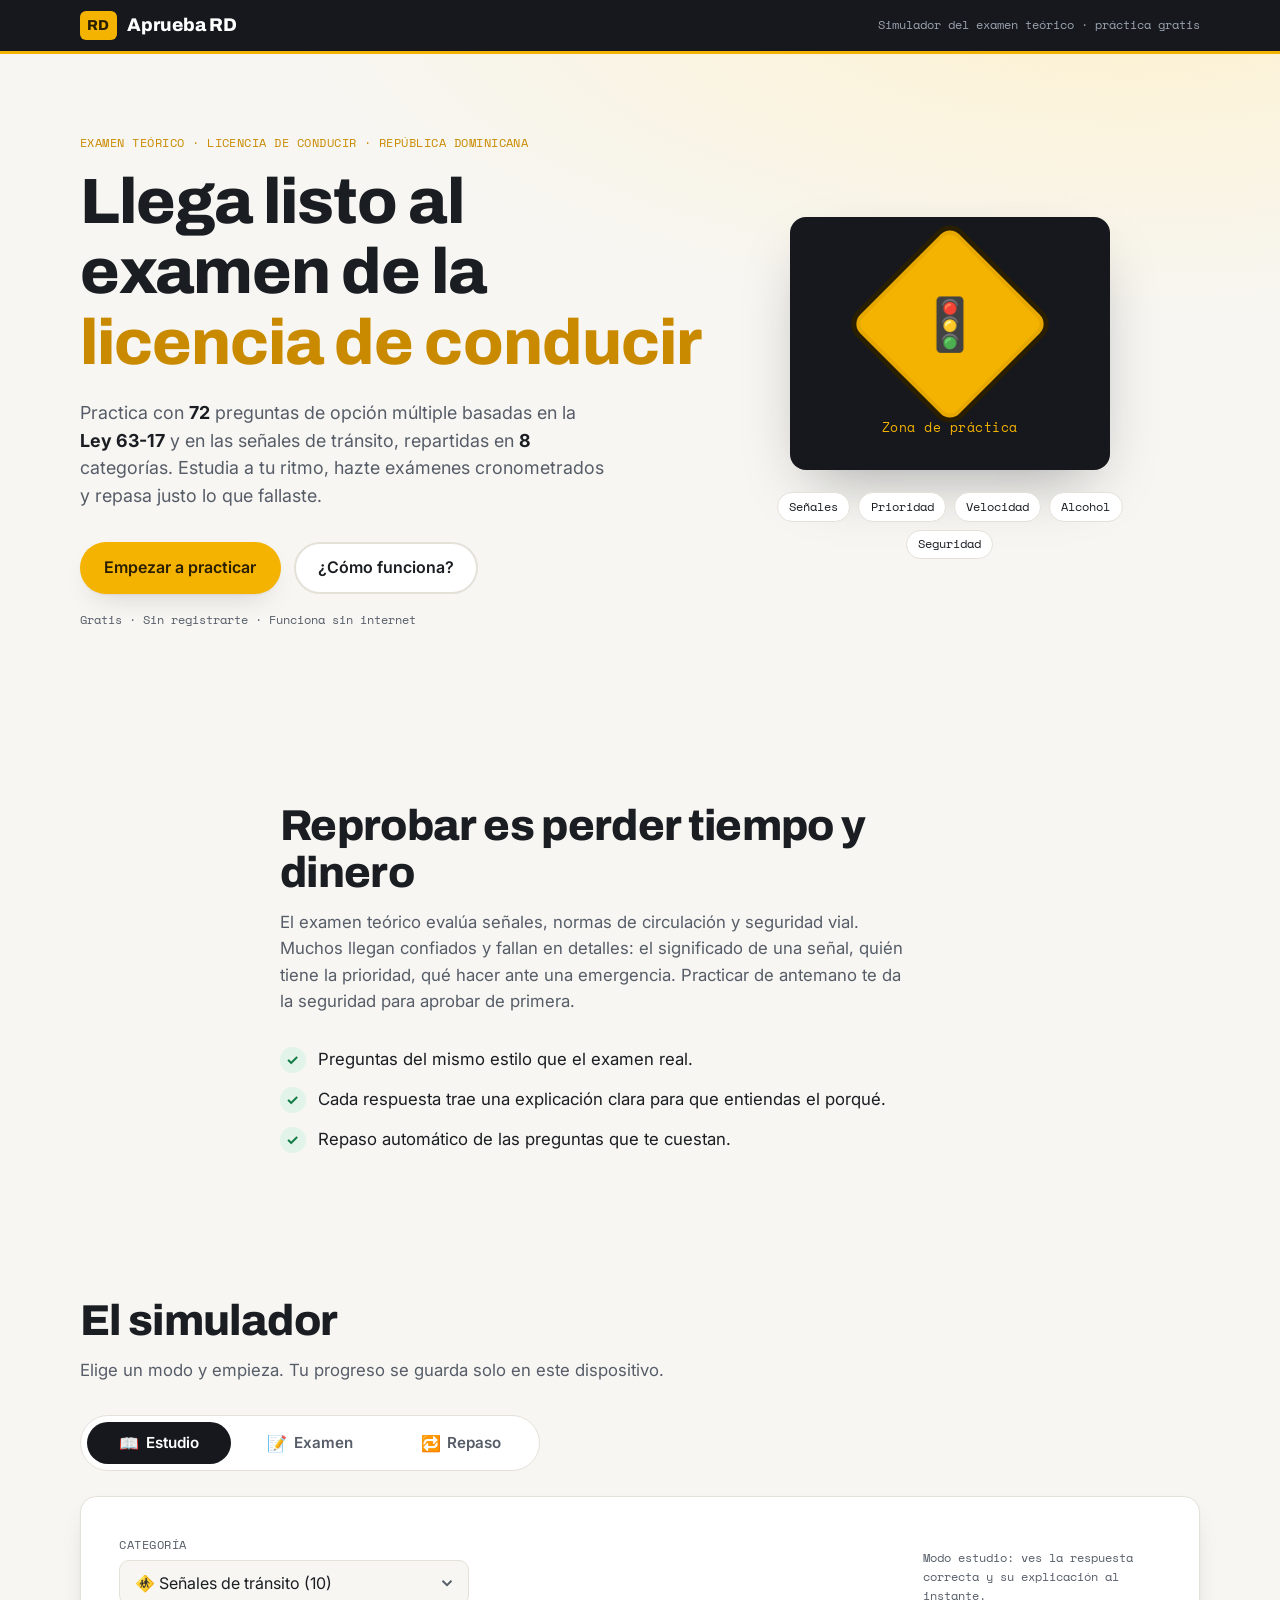
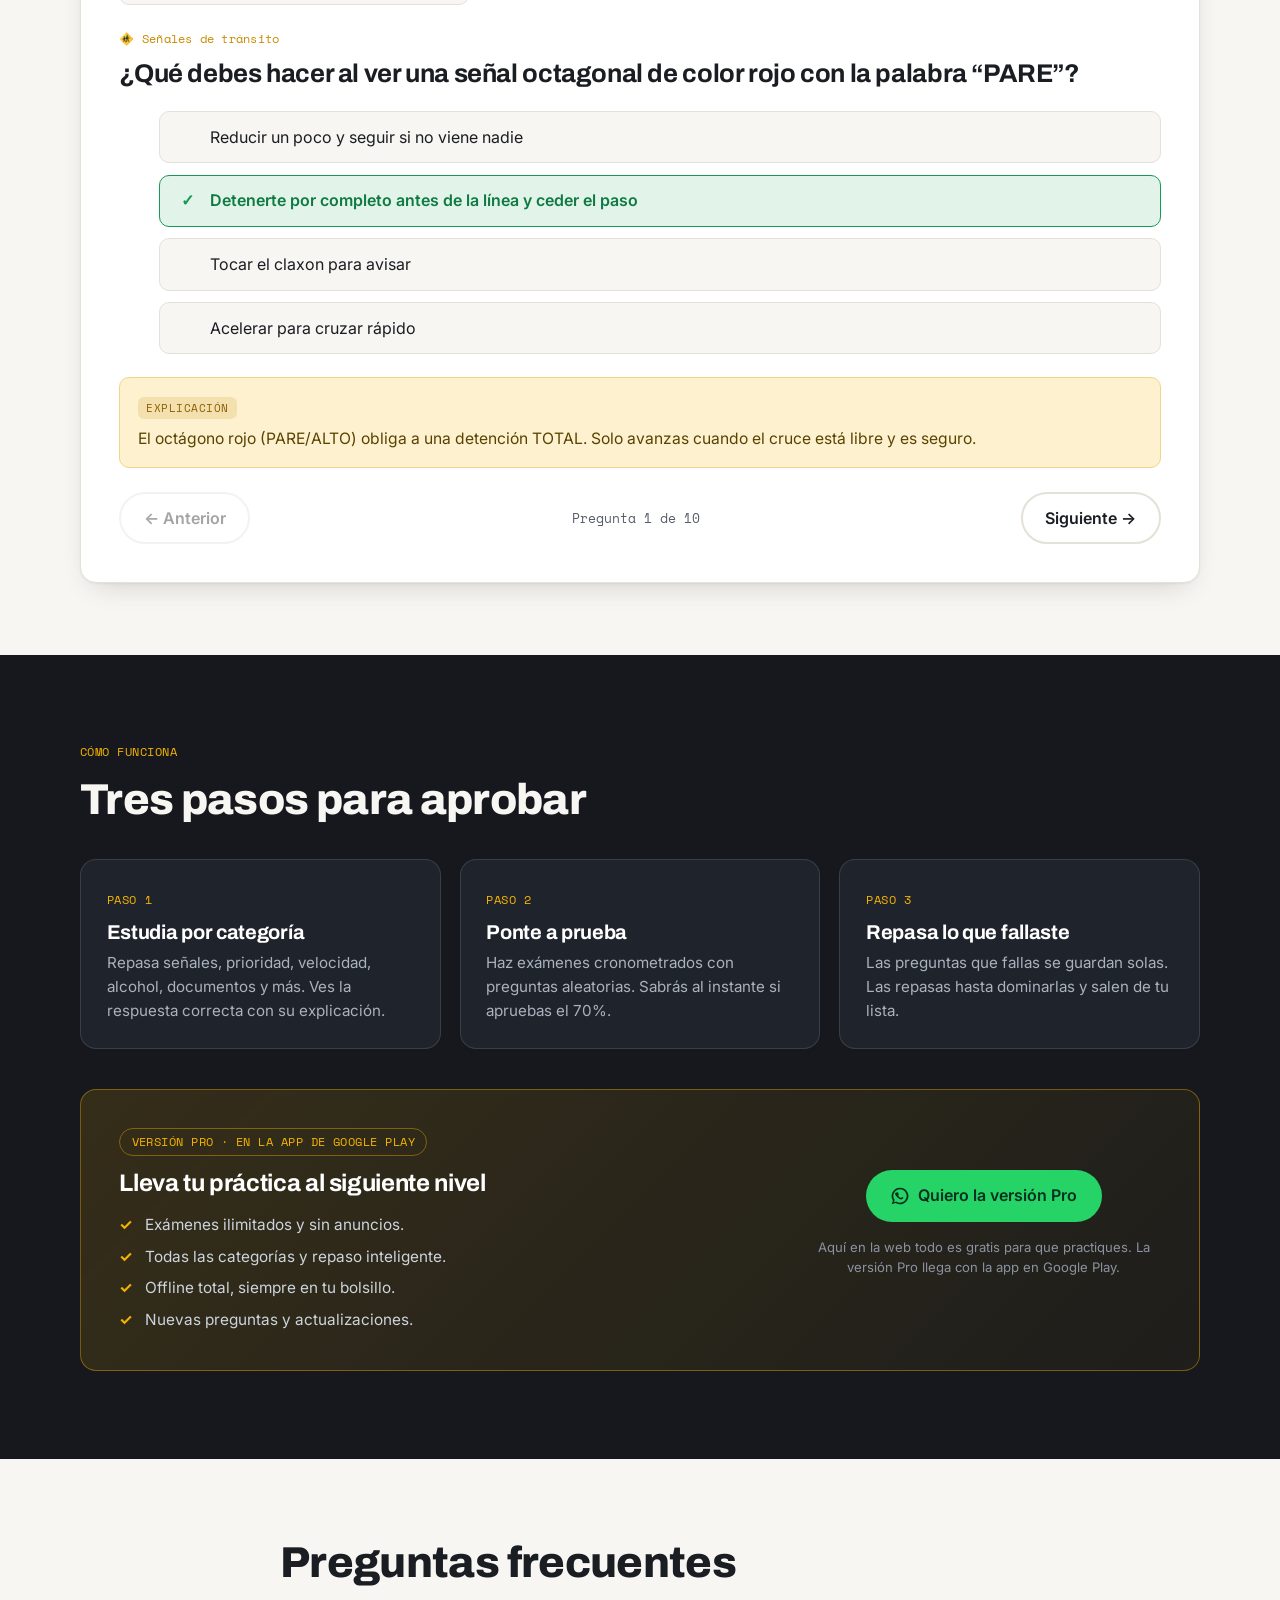
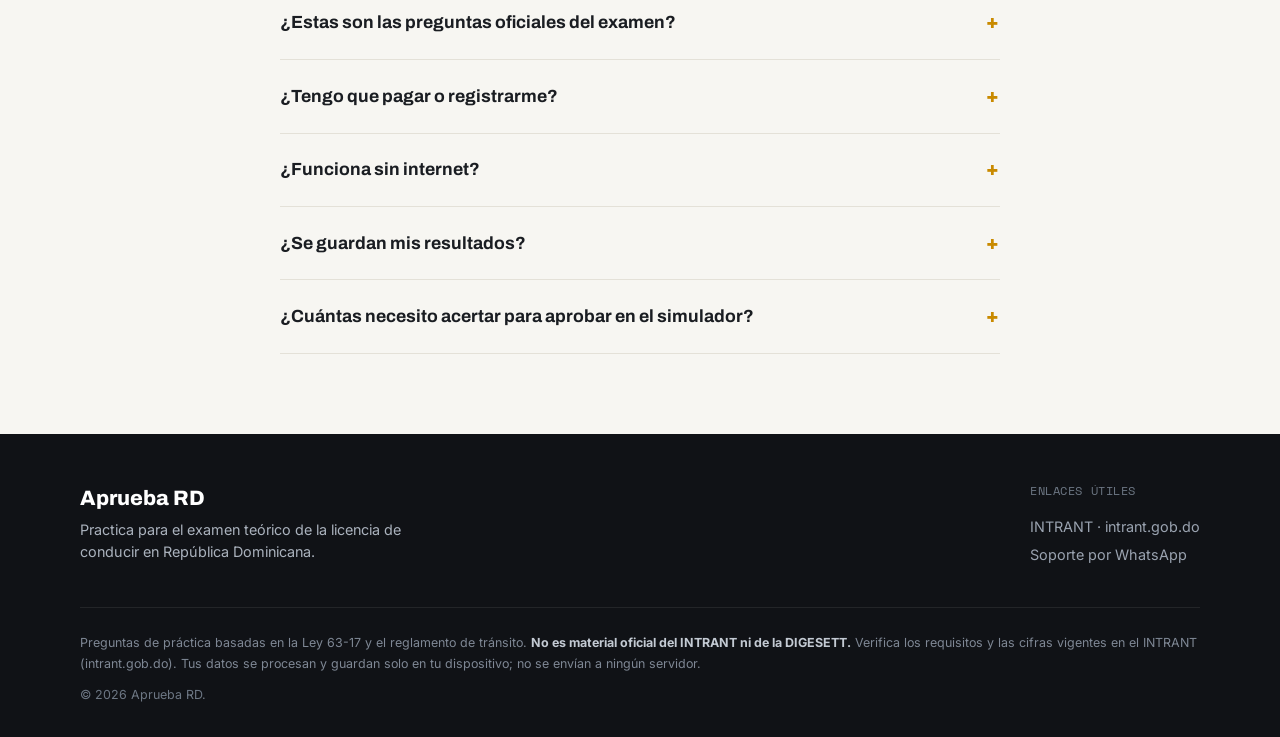
<file: index.html>
<!doctype html>
<html lang="es-DO">
<head>
  <meta charset="utf-8" />
  <meta name="viewport" content="width=device-width, initial-scale=1" />
  <title>Aprueba RD — Simulador del examen teórico de licencia de conducir</title>
  <meta name="description" content="Practica gratis para el examen teórico de licencia de conducir en República Dominicana. Más de 70 preguntas de señales, normas de la Ley 63-17, prioridad, alcohol y seguridad vial. Modo estudio, examen y repaso. Funciona offline." />

  <link rel="icon" type="image/svg+xml" href="favicon.svg" />
  <link rel="manifest" href="manifest.webmanifest" />
  <meta name="theme-color" content="#16181D" />

  <!-- Open Graph -->
  <meta property="og:title" content="Aprueba RD — Practica para el examen de licencia (INTRANT)" />
  <meta property="og:description" content="Simulador gratis con más de 70 preguntas basadas en la Ley 63-17 y las señales de tránsito. Estudia, hazte exámenes y repasa lo que fallaste. Offline y sin registrarte." />
  <meta property="og:type" content="website" />
  <meta property="og:locale" content="es_DO" />
  <meta property="og:url" content="https://apruebard.netlify.app/" />
  <meta property="og:site_name" content="Aprueba RD" />
  <meta property="og:image" content="https://apruebard.netlify.app/og.png" />
  <meta property="og:image:type" content="image/png" />
  <meta property="og:image:width" content="1200" />
  <meta property="og:image:height" content="630" />
  <meta name="twitter:card" content="summary_large_image" />
  <meta name="twitter:image" content="https://apruebard.netlify.app/og.png" />

  <link rel="preconnect" href="https://fonts.googleapis.com" />
  <link rel="preconnect" href="https://fonts.gstatic.com" crossorigin />
  <link href="https://fonts.googleapis.com/css2?family=Archivo:wght@600;700;800&family=Inter:wght@400;500;600&family=Space+Mono:wght@700&display=swap" rel="stylesheet" />
  <link rel="stylesheet" href="styles.css" />
</head>
<body>
  <!-- ============ Barra superior ============ -->
  <div class="topbar" role="region" aria-label="Marca">
    <div class="topbar__inner">
      <span class="brand">
        <span class="brand__mark" aria-hidden="true">RD</span>
        <span class="brand__name">Aprueba RD</span>
      </span>
      <span class="topbar__tag">Simulador del examen teórico · práctica gratis</span>
    </div>
  </div>

  <!-- ============ Hero ============ -->
  <header class="hero" id="inicio">
    <div class="wrap hero__grid">
      <div class="hero__copy">
        <p class="eyebrow">Examen teórico · Licencia de conducir · República Dominicana</p>
        <h1 class="hero__title">
          Llega listo al examen de la
          <span class="hl">licencia de conducir</span>
        </h1>
        <p class="hero__sub">
          Practica con <strong id="stat-total">70</strong> preguntas de opción múltiple
          basadas en la <strong>Ley 63-17</strong> y en las señales de tránsito, repartidas en
          <strong id="stat-cats">8</strong> categorías. Estudia a tu ritmo, hazte exámenes
          cronometrados y repasa justo lo que fallaste.
        </p>
        <div class="hero__cta">
          <a href="#simulador" class="btn btn--primary" data-scroll>Empezar a practicar</a>
          <a href="#como" class="btn btn--ghost" data-scroll>¿Cómo funciona?</a>
        </div>
        <p class="hero__micro">Gratis · Sin registrarte · Funciona sin internet</p>
      </div>

      <!-- Tarjeta señal como ancla visual del hero -->
      <aside class="hero__card" aria-hidden="true">
        <div class="sign">
          <div class="sign__diamond">
            <span class="sign__emoji">🚦</span>
          </div>
          <p class="sign__label">Zona de práctica</p>
        </div>
        <div class="hero__chips">
          <span class="chip">Señales</span>
          <span class="chip">Prioridad</span>
          <span class="chip">Velocidad</span>
          <span class="chip">Alcohol</span>
          <span class="chip">Seguridad</span>
        </div>
      </aside>
    </div>
  </header>

  <main>
  <!-- ============ El problema ============ -->
  <section class="problema" aria-labelledby="prob-title">
    <div class="wrap wrap--narrow">
      <h2 id="prob-title" class="section__title">Reprobar es perder tiempo y dinero</h2>
      <p class="section__lead">
        El examen teórico evalúa señales, normas de circulación y seguridad vial. Muchos llegan
        confiados y fallan en detalles: el significado de una señal, quién tiene la prioridad,
        qué hacer ante una emergencia. Practicar de antemano te da la seguridad para aprobar de primera.
      </p>
      <ul class="bullets">
        <li><span class="bullets__mark">✓</span> Preguntas del mismo estilo que el examen real.</li>
        <li><span class="bullets__mark">✓</span> Cada respuesta trae una explicación clara para que entiendas el porqué.</li>
        <li><span class="bullets__mark">✓</span> Repaso automático de las preguntas que te cuestan.</li>
      </ul>
    </div>
  </section>

  <!-- ============ LA HERRAMIENTA ============ -->
  <section class="tool" id="simulador" aria-labelledby="tool-title">
    <div class="wrap">
      <h2 id="tool-title" class="section__title">El simulador</h2>
      <p class="section__lead">Elige un modo y empieza. Tu progreso se guarda solo en este dispositivo.</p>

      <!-- Pestañas -->
      <div class="tabs" role="tablist" aria-label="Modos del simulador">
        <button class="tab is-active" role="tab" aria-selected="true" data-tab="estudio">
          <span class="tab__emoji" aria-hidden="true">📖</span> Estudio
        </button>
        <button class="tab" role="tab" aria-selected="false" data-tab="examen">
          <span class="tab__emoji" aria-hidden="true">📝</span> Examen
        </button>
        <button class="tab" role="tab" aria-selected="false" data-tab="repaso">
          <span class="tab__emoji" aria-hidden="true">🔁</span> Repaso
        </button>
      </div>

      <!-- Panel: ESTUDIO -->
      <div class="panel" id="panel-estudio" role="tabpanel">
        <div class="panel__head">
          <div class="field">
            <label for="estudio-categoria">Categoría</label>
            <select id="estudio-categoria"></select>
          </div>
          <p class="panel__hint">Modo estudio: ves la respuesta correcta y su explicación al instante.</p>
        </div>
        <div id="estudio-slot" aria-live="polite"></div>
        <div class="nav">
          <button type="button" class="btn btn--ghost" id="estudio-prev">← Anterior</button>
          <span class="nav__pos" id="estudio-pos">—</span>
          <button type="button" class="btn btn--ghost" id="estudio-next">Siguiente →</button>
        </div>
      </div>

      <!-- Panel: EXAMEN -->
      <div class="panel" id="panel-examen" role="tabpanel" hidden>
        <!-- Config -->
        <div class="examen-config" id="examen-config">
          <h3 class="examen-config__h">Configura tu examen</h3>
          <div class="field">
            <label for="examen-cantidad">¿Cuántas preguntas?</label>
            <select id="examen-cantidad">
              <option value="10">10 preguntas · rápido</option>
              <option value="20" selected>20 preguntas · recomendado</option>
              <option value="30">30 preguntas · a fondo</option>
            </select>
          </div>
          <ul class="examen-config__reglas">
            <li>Preguntas aleatorias de todas las categorías.</li>
            <li>Se aprueba con <strong>70%</strong> o más.</li>
            <li>Tienes tiempo limitado (45 s por pregunta).</li>
            <li>Al terminar, repasas las que fallaste.</li>
          </ul>
          <p class="examen-config__mejor" id="examen-mejor">Aún no has hecho tu primer examen.</p>
          <button type="button" class="btn btn--primary" id="examen-start">Comenzar examen</button>

          <!-- Slot de anuncio (se activa en la app de Google Play con AdMob).
               En la web queda comentado para no romper la experiencia. -->
          <!-- <div class="ad-slot" aria-hidden="true">Espacio publicitario (AdMob en la app)</div> -->
        </div>

        <!-- En curso -->
        <div class="examen-stage" id="examen-stage" hidden>
          <div class="examen-bar">
            <div class="progress">
              <div class="progress__bar"><span id="examen-prog-fill"></span></div>
              <span class="progress__text" id="examen-prog-text">Pregunta 1</span>
            </div>
            <span class="timer" id="examen-timer" aria-label="Tiempo restante">0:00</span>
          </div>
          <div id="examen-slot" aria-live="polite"></div>
          <div class="examen-actions">
            <button type="button" class="btn btn--link" id="examen-abandonar">Abandonar</button>
            <button type="button" class="btn btn--primary" id="examen-next" hidden>Siguiente pregunta</button>
          </div>
        </div>

        <!-- Resultado -->
        <div class="examen-resultado" id="examen-resultado" hidden aria-live="polite"></div>
      </div>

      <!-- Panel: REPASO -->
      <div class="panel" id="panel-repaso" role="tabpanel" hidden>
        <div id="repaso-body" aria-live="polite"></div>
      </div>
    </div>
  </section>

  <!-- ============ Cómo funciona / cómo gana dinero ============ -->
  <section class="como" id="como" aria-labelledby="como-title">
    <div class="wrap">
      <p class="eyebrow eyebrow--light">Cómo funciona</p>
      <h2 id="como-title" class="section__title section__title--light">Tres pasos para aprobar</h2>
      <div class="steps">
        <article class="step">
          <span class="step__n">Paso 1</span>
          <h3>Estudia por categoría</h3>
          <p>Repasa señales, prioridad, velocidad, alcohol, documentos y más. Ves la respuesta correcta con su explicación.</p>
        </article>
        <article class="step">
          <span class="step__n">Paso 2</span>
          <h3>Ponte a prueba</h3>
          <p>Haz exámenes cronometrados con preguntas aleatorias. Sabrás al instante si apruebas el 70%.</p>
        </article>
        <article class="step">
          <span class="step__n">Paso 3</span>
          <h3>Repasa lo que fallaste</h3>
          <p>Las preguntas que fallas se guardan solas. Las repasas hasta dominarlas y salen de tu lista.</p>
        </article>
      </div>

      <!-- Tarjeta Pro (monetización) -->
      <div class="pro">
        <div class="pro__copy">
          <span class="pro__badge">Versión Pro · en la app de Google Play</span>
          <h3 class="pro__h">Lleva tu práctica al siguiente nivel</h3>
          <ul class="pro__list">
            <li>Exámenes ilimitados y sin anuncios.</li>
            <li>Todas las categorías y repaso inteligente.</li>
            <li>Offline total, siempre en tu bolsillo.</li>
            <li>Nuevas preguntas y actualizaciones.</li>
          </ul>
        </div>
        <div class="pro__cta">
          <a class="btn btn--wa"
             href="https://wa.me/18294418256?text=Hola%2C%20quiero%20la%20versi%C3%B3n%20Pro%20de%20Aprueba%20RD%20(ex%C3%A1menes%20ilimitados%20y%20sin%20anuncios).%20%C2%BFC%C3%B3mo%20la%20consigo%3F"
             target="_blank" rel="noopener">Quiero la versión Pro</a>
          <p class="pro__note">Aquí en la web todo es gratis para que practiques. La versión Pro llega con la app en Google Play.</p>
        </div>
      </div>
    </div>
  </section>

  <!-- ============ FAQ ============ -->
  <section class="faq" id="faq" aria-labelledby="faq-title">
    <div class="wrap wrap--narrow">
      <h2 id="faq-title" class="section__title">Preguntas frecuentes</h2>

      <details class="qa">
        <summary>¿Estas son las preguntas oficiales del examen?</summary>
        <p>No. Son preguntas de <strong>práctica</strong> basadas en la Ley 63-17 y en el significado universal de las señales de tránsito. No son material oficial del INTRANT ni de la DIGESETT. Te preparan para el estilo del examen, pero siempre confirma los requisitos y cifras vigentes en el INTRANT.</p>
      </details>

      <details class="qa">
        <summary>¿Tengo que pagar o registrarme?</summary>
        <p>No. Aquí en la web puedes estudiar y hacer exámenes gratis, sin crear cuenta ni dar datos. La versión Pro (exámenes ilimitados, sin anuncios) llegará con la app en Google Play.</p>
      </details>

      <details class="qa">
        <summary>¿Funciona sin internet?</summary>
        <p>Sí. Una vez que abres la página, se guarda en tu dispositivo y puedes practicar sin conexión. Además puedes “instalarla” como app desde el menú de tu navegador.</p>
      </details>

      <details class="qa">
        <summary>¿Se guardan mis resultados?</summary>
        <p>Tu progreso (mejor puntaje y preguntas falladas) se guarda solo en tu navegador, en este dispositivo. No se envía a ningún servidor y nadie más lo ve.</p>
      </details>

      <details class="qa">
        <summary>¿Cuántas necesito acertar para aprobar en el simulador?</summary>
        <p>En el modo examen se aprueba con <strong>70%</strong> o más de respuestas correctas, un umbral común de referencia. Verifica el criterio real de aprobación con el INTRANT.</p>
      </details>
    </div>
  </section>
  </main>

  <!-- ============ Footer ============ -->
  <footer class="foot">
    <div class="wrap foot__grid">
      <div>
        <p class="foot__brand">Aprueba RD</p>
        <p class="foot__tag">Practica para el examen teórico de la licencia de conducir en República Dominicana.</p>
      </div>
      <div class="foot__links">
        <p class="foot__h">Enlaces útiles</p>
        <a href="https://www.intrant.gob.do/" target="_blank" rel="noopener">INTRANT · intrant.gob.do</a>
        <a href="https://wa.me/18294418256?text=Hola%2C%20tengo%20una%20duda%20sobre%20Aprueba%20RD" target="_blank" rel="noopener">Soporte por WhatsApp</a>
      </div>
    </div>
    <p class="foot__legal">
      Preguntas de práctica basadas en la Ley 63-17 y el reglamento de tránsito. <strong>No es material oficial
      del INTRANT ni de la DIGESETT.</strong> Verifica los requisitos y las cifras vigentes en el INTRANT
      (intrant.gob.do). Tus datos se procesan y guardan solo en tu dispositivo; no se envían a ningún servidor.
      <span class="foot__copy">© <span id="anio">2026</span> Aprueba RD.</span>
    </p>
  </footer>

  <a class="wa-float"
     href="https://wa.me/18294418256?text=Hola%2C%20quiero%20saber%20m%C3%A1s%20de%20Aprueba%20RD"
     target="_blank" rel="noopener" aria-label="Escríbeme por WhatsApp">WhatsApp</a>

  <script src="app.js" defer></script>
</body>
</html>
</file>
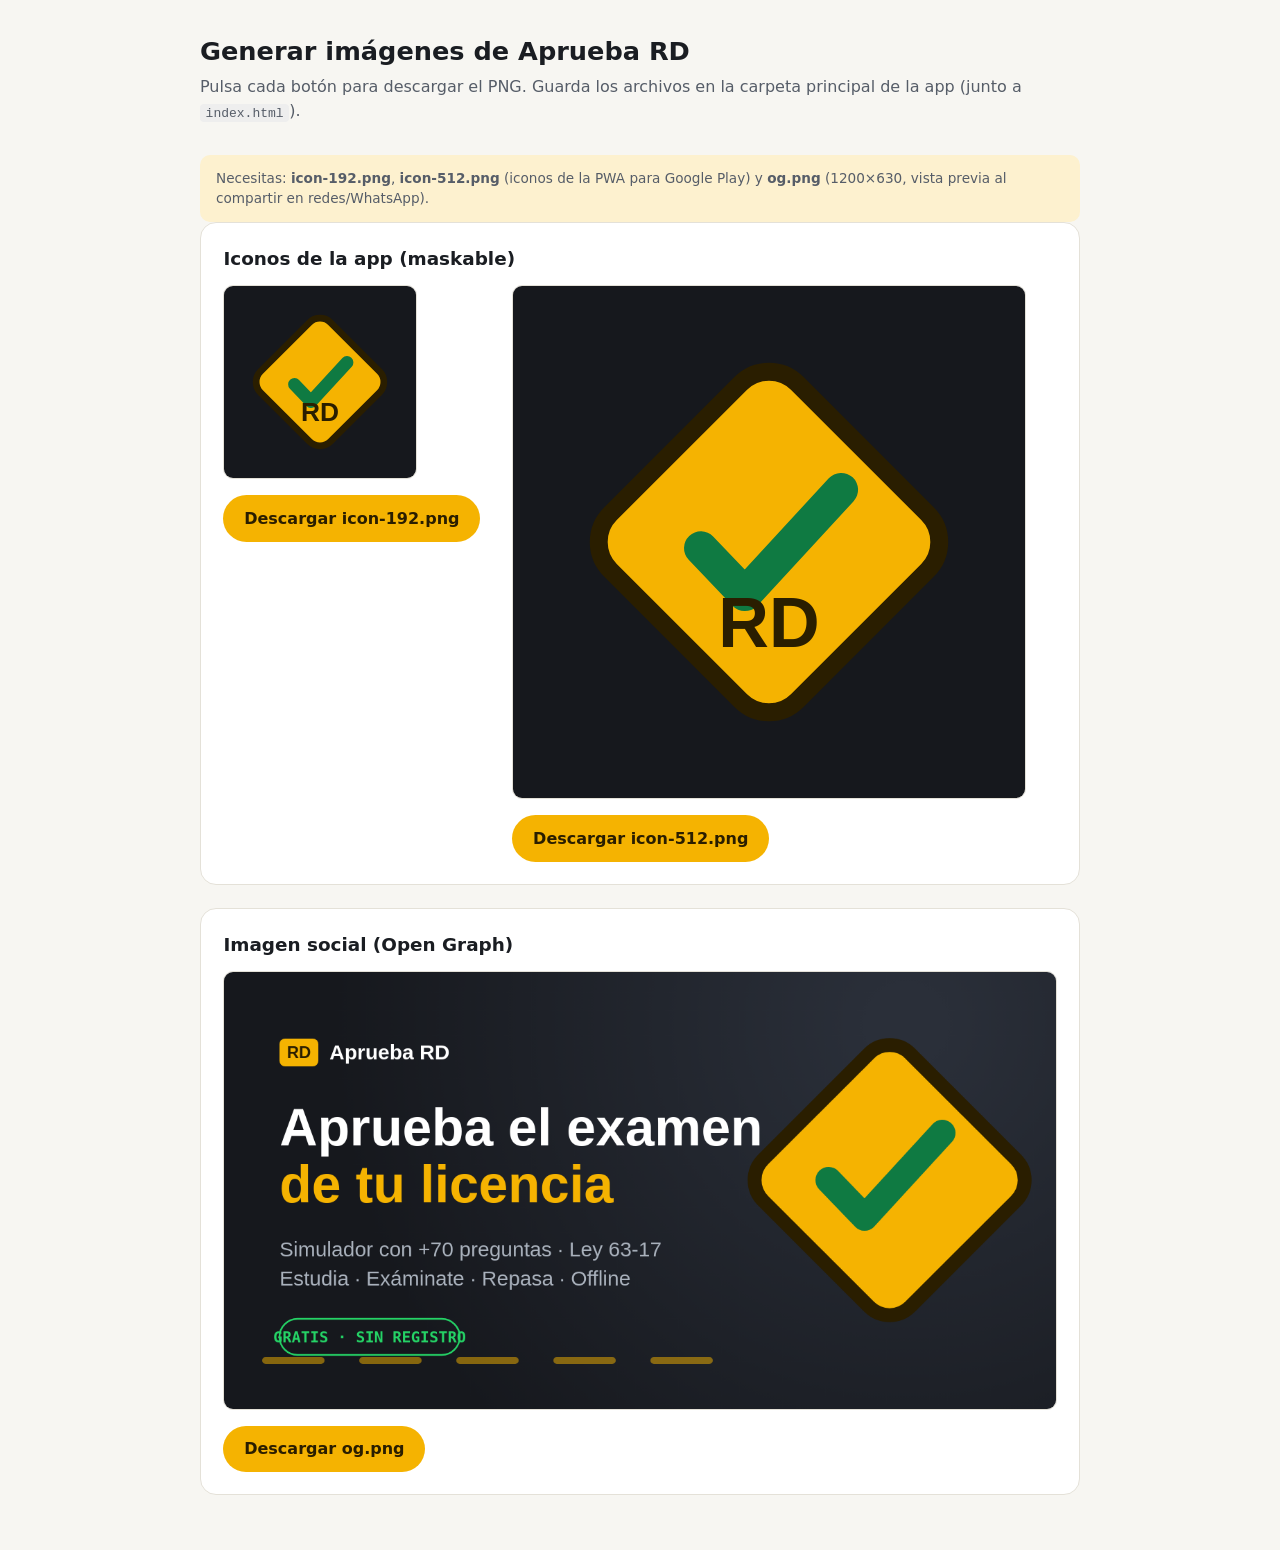
<file: assets/generar-imagenes.html>
<!doctype html>
<html lang="es-DO">
<head>
  <meta charset="utf-8" />
  <meta name="viewport" content="width=device-width, initial-scale=1" />
  <title>Aprueba RD — Generar imágenes (iconos + OG)</title>
  <style>
    :root {
      --asphalt: #16181D; --signal: #F5B301; --green: #0F7A42; --paper: #F7F6F2; --ink: #1A1D22;
    }
    * { box-sizing: border-box; }
    body {
      margin: 0; font-family: system-ui, -apple-system, "Segoe UI", sans-serif;
      background: var(--paper); color: var(--ink); line-height: 1.5; padding: 2rem 1rem;
    }
    .wrap { max-width: 880px; margin: 0 auto; }
    h1 { font-size: 1.6rem; margin: 0 0 .3rem; }
    p.lead { color: #565d68; margin: 0 0 2rem; }
    .card {
      background: #fff; border: 1.5px solid #e4e1d8; border-radius: 16px;
      padding: 1.4rem; margin-bottom: 1.4rem;
    }
    .card h2 { font-size: 1.15rem; margin: 0 0 .8rem; }
    canvas {
      max-width: 100%; height: auto; border: 1px solid #e4e1d8; border-radius: 10px;
      background: #fff; display: block; margin-bottom: 1rem;
    }
    button {
      font: inherit; font-weight: 600; background: var(--signal); color: #2a1e00;
      border: none; border-radius: 999px; padding: .7rem 1.3rem; cursor: pointer;
    }
    button:hover { background: #C98A00; color: #fff; }
    .row { display: flex; flex-wrap: wrap; gap: 2rem; align-items: flex-start; }
    .hint { font-size: .85rem; color: #565d68; background: #fdf1cf; border-radius: 10px; padding: .8rem 1rem; }
    code { background: #eee; padding: .1rem .35rem; border-radius: 4px; }
  </style>
</head>
<body>
  <div class="wrap">
    <h1>Generar imágenes de Aprueba RD</h1>
    <p class="lead">Pulsa cada botón para descargar el PNG. Guarda los archivos en la carpeta principal de la app (junto a <code>index.html</code>).</p>

    <div class="hint">
      Necesitas: <strong>icon-192.png</strong>, <strong>icon-512.png</strong> (iconos de la PWA para Google Play)
      y <strong>og.png</strong> (1200×630, vista previa al compartir en redes/WhatsApp).
    </div>

    <div class="card">
      <h2>Iconos de la app (maskable)</h2>
      <div class="row">
        <div>
          <canvas id="c192" width="192" height="192"></canvas>
          <button data-canvas="c192" data-name="icon-192.png">Descargar icon-192.png</button>
        </div>
        <div>
          <canvas id="c512" width="512" height="512"></canvas>
          <button data-canvas="c512" data-name="icon-512.png">Descargar icon-512.png</button>
        </div>
      </div>
    </div>

    <div class="card">
      <h2>Imagen social (Open Graph)</h2>
      <canvas id="cog" width="1200" height="630"></canvas>
      <button data-canvas="cog" data-name="og.png">Descargar og.png</button>
    </div>
  </div>

  <script>
    "use strict";

    /* ---- Dibuja el icono (rombo ámbar + check verde + RD) ---- */
    function dibujarIcono(ctx, S) {
      // Fondo asfalto (a sangre, apto para maskable)
      ctx.fillStyle = "#16181D";
      ctx.fillRect(0, 0, S, S);

      const cx = S / 2, cy = S / 2;

      // Rombo ámbar (cuadrado rotado 45°) dentro de la zona segura
      const half = S * 0.258;      // media diagonal
      const r = S * 0.078;         // radio de esquina aproximado
      ctx.save();
      ctx.translate(cx, cy);
      ctx.rotate(Math.PI / 4);
      roundRect(ctx, -half, -half, half * 2, half * 2, r);
      ctx.fillStyle = "#F5B301";
      ctx.fill();
      ctx.lineWidth = S * 0.035;
      ctx.strokeStyle = "#2a1e00";
      ctx.stroke();
      ctx.restore();

      // Check verde (aprobado)
      ctx.beginPath();
      ctx.moveTo(S * 0.367, S * 0.512);
      ctx.lineTo(S * 0.453, S * 0.602);
      ctx.lineTo(S * 0.641, S * 0.398);
      ctx.lineWidth = S * 0.066;
      ctx.strokeStyle = "#0F7A42";
      ctx.lineCap = "round";
      ctx.lineJoin = "round";
      ctx.stroke();

      // Iniciales RD
      ctx.fillStyle = "#2a1e00";
      ctx.font = "800 " + (S * 0.137) + "px Archivo, Arial, sans-serif";
      ctx.textAlign = "center";
      ctx.textBaseline = "alphabetic";
      ctx.fillText("RD", cx, S * 0.705);
    }

    /* ---- Dibuja la imagen Open Graph 1200x630 ---- */
    function dibujarOG(ctx, W, H) {
      // Fondo asfalto con degradado radial
      const g = ctx.createRadialGradient(W * 0.82, H * 0.12, 60, W * 0.82, H * 0.12, W * 0.7);
      g.addColorStop(0, "#2a2f39");
      g.addColorStop(1, "#16181D");
      ctx.fillStyle = g;
      ctx.fillRect(0, 0, W, H);

      // Línea de carretera discontinua
      ctx.strokeStyle = "rgba(245,179,1,0.5)";
      ctx.lineWidth = 10;
      for (let x = 60; x < 720; x += 140) {
        ctx.beginPath();
        ctx.moveTo(x, 560);
        ctx.lineTo(x + 80, 560);
        ctx.stroke();
      }

      // Rombo ámbar a la derecha
      ctx.save();
      ctx.translate(960, 300);
      ctx.rotate(Math.PI / 4);
      roundRect(ctx, -150, -150, 300, 300, 42);
      ctx.fillStyle = "#F5B301";
      ctx.fill();
      ctx.lineWidth = 20;
      ctx.strokeStyle = "#2a1e00";
      ctx.stroke();
      ctx.restore();

      // Check verde
      ctx.beginPath();
      ctx.moveTo(872, 300);
      ctx.lineTo(924, 354);
      ctx.lineTo(1036, 232);
      ctx.lineWidth = 38;
      ctx.strokeStyle = "#0F7A42";
      ctx.lineCap = "round";
      ctx.lineJoin = "round";
      ctx.stroke();

      // Marca (chip RD + nombre)
      ctx.fillStyle = "#F5B301";
      roundRect(ctx, 80, 96, 56, 40, 8);
      ctx.fill();
      ctx.fillStyle = "#2a1e00";
      ctx.font = "800 24px Archivo, Arial, sans-serif";
      ctx.textAlign = "center";
      ctx.textBaseline = "middle";
      ctx.fillText("RD", 108, 117);
      ctx.textAlign = "left";
      ctx.fillStyle = "#ffffff";
      ctx.font = "800 30px Archivo, Arial, sans-serif";
      ctx.fillText("Aprueba RD", 152, 118);

      // Titular
      ctx.textBaseline = "alphabetic";
      ctx.font = "800 76px Archivo, Arial, sans-serif";
      ctx.fillStyle = "#ffffff";
      ctx.fillText("Aprueba el examen", 80, 250);
      ctx.fillStyle = "#F5B301";
      ctx.fillText("de tu licencia", 80, 332);

      // Subtítulo
      ctx.fillStyle = "#aab2bd";
      ctx.font = "500 30px Inter, Arial, sans-serif";
      ctx.fillText("Simulador con +70 preguntas · Ley 63-17", 80, 410);
      ctx.fillText("Estudia · Exáminate · Repasa · Offline", 80, 452);

      // Etiqueta gratis
      ctx.strokeStyle = "#25D366";
      ctx.lineWidth = 2.5;
      roundRect(ctx, 80, 500, 260, 52, 26);
      ctx.stroke();
      ctx.fillStyle = "#25D366";
      ctx.font = "700 22px 'Space Mono', monospace";
      ctx.textAlign = "center";
      ctx.fillText("GRATIS · SIN REGISTRO", 210, 534);
      ctx.textAlign = "left";
    }

    /* ---- Rectángulo con esquinas redondeadas ---- */
    function roundRect(ctx, x, y, w, h, r) {
      ctx.beginPath();
      ctx.moveTo(x + r, y);
      ctx.arcTo(x + w, y, x + w, y + h, r);
      ctx.arcTo(x + w, y + h, x, y + h, r);
      ctx.arcTo(x, y + h, x, y, r);
      ctx.arcTo(x, y, x + w, y, r);
      ctx.closePath();
    }

    /* ---- Render inicial ---- */
    function render() {
      dibujarIcono(document.getElementById("c192").getContext("2d"), 192);
      dibujarIcono(document.getElementById("c512").getContext("2d"), 512);
      dibujarOG(document.getElementById("cog").getContext("2d"), 1200, 630);
    }

    // Espera a que la fuente esté disponible (mejora el texto) y dibuja.
    if (document.fonts && document.fonts.ready) {
      document.fonts.ready.then(render);
    }
    render();

    /* ---- Descargas ---- */
    document.querySelectorAll("button[data-canvas]").forEach(function (btn) {
      btn.addEventListener("click", function () {
        const canvas = document.getElementById(btn.dataset.canvas);
        const a = document.createElement("a");
        a.download = btn.dataset.name;
        a.href = canvas.toDataURL("image/png");
        a.click();
      });
    });
  </script>
</body>
</html>
</file>
<file: styles.css>
/* ============================================================
   Aprueba RD — hoja de estilos
   Dirección: "señal de tránsito, clara y confiable".
   Ámbar de señal + verde (aprobado) + asfalto oscuro.
   ============================================================ */

:root {
  /* -- Paleta -- */
  --asphalt:      #16181D;   /* asfalto (fondos oscuros / texto) */
  --asphalt-2:    #1F232B;   /* superficies oscuras */
  --ink:          #1A1D22;   /* texto principal sobre claro */
  --ink-soft:     #565d68;   /* texto secundario */
  --paper:        #F7F6F2;   /* fondo cálido (papel de manual) */
  --paper-2:      #ffffff;   /* tarjetas */
  --signal:       #F5B301;   /* ámbar de señal (marca) */
  --signal-deep:  #C98A00;   /* ámbar oscuro (bordes/hover) */
  --signal-tint:  #fdf1cf;   /* ámbar muy claro (fondos suaves) */
  --green:        #159A54;   /* aprobado */
  --green-deep:   #0F7A42;
  --green-tint:   #e2f4ea;
  --red:          #D93A2B;   /* señal de PARE / reprobado */
  --red-tint:     #fbe6e3;
  --wa:           #25D366;   /* WhatsApp */
  --line:         #e4e1d8;   /* bordes sobre claro */
  --line-dark:    rgba(255,255,255,.12);

  --radius:       16px;
  --radius-sm:    10px;
  --shadow:       0 1px 2px rgba(22,24,29,.05), 0 12px 30px -14px rgba(22,24,29,.22);
  --shadow-lg:    0 26px 60px -22px rgba(22,24,29,.38);

  --font-display: "Archivo", system-ui, sans-serif;
  --font-body:    "Inter", system-ui, sans-serif;
  --font-mono:    "Space Mono", ui-monospace, monospace;
}

* { box-sizing: border-box; }
html { scroll-behavior: smooth; }

body {
  margin: 0;
  font-family: var(--font-body);
  color: var(--ink);
  background: var(--paper);
  line-height: 1.55;
  -webkit-font-smoothing: antialiased;
}

.wrap { width: min(1120px, 100% - 2.5rem); margin-inline: auto; }
.wrap--narrow { width: min(720px, 100% - 2.5rem); }

h1, h2, h3, h4 { font-family: var(--font-display); line-height: 1.1; margin: 0; letter-spacing: -0.015em; }

.eyebrow {
  font-family: var(--font-mono);
  font-size: .74rem;
  letter-spacing: .04em;
  text-transform: uppercase;
  color: var(--signal-deep);
  margin: 0 0 .9rem;
}
.eyebrow--light { color: var(--signal); }

.section__title { font-size: clamp(1.7rem, 4.5vw, 2.7rem); font-weight: 800; }
.section__title--light { color: var(--paper); }
.section__lead { color: var(--ink-soft); max-width: 58ch; margin: .8rem 0 2rem; font-size: 1.05rem; }

/* ---------- Botones ---------- */
.btn {
  display: inline-flex; align-items: center; justify-content: center; gap: .5rem;
  font-family: var(--font-body); font-weight: 600; font-size: 1rem;
  padding: .9rem 1.4rem; border-radius: 999px; text-decoration: none;
  border: 2px solid transparent; cursor: pointer; line-height: 1.2;
  transition: transform .15s ease, box-shadow .15s ease, background .15s ease, border-color .15s ease, color .15s ease;
}
.btn:active { transform: translateY(1px); }
.btn:disabled { opacity: .4; cursor: not-allowed; }
.btn--primary { background: var(--signal); color: #2a1e00; box-shadow: var(--shadow); }
.btn--primary:hover:not(:disabled) { background: var(--signal-deep); color: #fff; }
.btn--ghost { background: var(--paper-2); color: var(--ink); border-color: var(--line); }
.btn--ghost:hover:not(:disabled) { border-color: var(--ink); }
.btn--link { background: none; border: none; color: var(--ink-soft); text-decoration: underline; padding: .6rem .4rem; font-size: .9rem; }
.btn--link:hover { color: var(--red); }
.btn--wa { background: var(--wa); color: #06301f; }
.btn--wa:hover { background: #1ec25c; }
.btn--wa::before {
  content: ""; width: 20px; height: 20px; flex: none; background: currentColor;
  -webkit-mask: url('data:image/svg+xml;utf8,<svg xmlns="http://www.w3.org/2000/svg" viewBox="0 0 24 24"><path d="M12 2a10 10 0 0 0-8.5 15.3L2 22l4.8-1.5A10 10 0 1 0 12 2zm0 18a8 8 0 0 1-4.1-1.1l-.3-.2-2.9.9.9-2.8-.2-.3A8 8 0 1 1 12 20zm4.4-6c-.2-.1-1.4-.7-1.6-.8s-.4-.1-.5.1-.6.8-.8 1-.3.2-.5.1a6.5 6.5 0 0 1-1.9-1.2 7.2 7.2 0 0 1-1.3-1.7c-.1-.2 0-.4.1-.5l.4-.4.2-.4v-.4l-.8-1.8c-.2-.5-.4-.4-.5-.4h-.5a1 1 0 0 0-.7.3A2.9 2.9 0 0 0 6 8.9a5 5 0 0 0 1.1 2.7 11.5 11.5 0 0 0 4.4 3.9c2.1.8 2.1.6 2.5.5a2.6 2.6 0 0 0 1.7-1.2 2.1 2.1 0 0 0 .1-1.2c0-.1-.2-.2-.4-.3z"/></svg>') center/contain no-repeat;
  mask: url('data:image/svg+xml;utf8,<svg xmlns="http://www.w3.org/2000/svg" viewBox="0 0 24 24"><path d="M12 2a10 10 0 0 0-8.5 15.3L2 22l4.8-1.5A10 10 0 1 0 12 2zm0 18a8 8 0 0 1-4.1-1.1l-.3-.2-2.9.9.9-2.8-.2-.3A8 8 0 1 1 12 20zm4.4-6c-.2-.1-1.4-.7-1.6-.8s-.4-.1-.5.1-.6.8-.8 1-.3.2-.5.1a6.5 6.5 0 0 1-1.9-1.2 7.2 7.2 0 0 1-1.3-1.7c-.1-.2 0-.4.1-.5l.4-.4.2-.4v-.4l-.8-1.8c-.2-.5-.4-.4-.5-.4h-.5a1 1 0 0 0-.7.3A2.9 2.9 0 0 0 6 8.9a5 5 0 0 0 1.1 2.7 11.5 11.5 0 0 0 4.4 3.9c2.1.8 2.1.6 2.5.5a2.6 2.6 0 0 0 1.7-1.2 2.1 2.1 0 0 0 .1-1.2c0-.1-.2-.2-.4-.3z"/></svg>') center/contain no-repeat;
}

:where(a, button, summary, input, select):focus-visible {
  outline: 3px solid var(--signal-deep);
  outline-offset: 2px;
  border-radius: 6px;
}

/* ---------- Barra superior ---------- */
.topbar { background: var(--asphalt); color: #fff; border-bottom: 3px solid var(--signal); }
.topbar__inner {
  width: min(1120px, 100% - 2.5rem); margin-inline: auto;
  display: flex; align-items: center; justify-content: space-between; gap: 1rem;
  padding: .7rem 0; flex-wrap: wrap;
}
.brand { display: inline-flex; align-items: center; gap: .6rem; }
.brand__mark {
  font-family: var(--font-display); font-weight: 800; font-size: .9rem;
  background: var(--signal); color: #2a1e00; padding: .2rem .45rem;
  border-radius: 6px; letter-spacing: .02em;
}
.brand__name { font-family: var(--font-display); font-weight: 800; font-size: 1.15rem; }
.topbar__tag { font-family: var(--font-mono); font-size: .74rem; color: #9aa3b0; }

/* ---------- Hero ---------- */
.hero {
  padding: clamp(2.5rem, 7vw, 5rem) 0 clamp(3rem, 8vw, 5.5rem);
  background:
    radial-gradient(120% 90% at 88% -10%, var(--signal-tint) 0%, transparent 55%),
    var(--paper);
}
.hero__grid { display: grid; grid-template-columns: 1.15fr .85fr; gap: clamp(2rem, 5vw, 4rem); align-items: center; }
.hero__title { font-size: clamp(2.2rem, 6vw, 4rem); font-weight: 800; }
.hero__title .hl { color: var(--signal-deep); position: relative; white-space: nowrap; }
.hero__title .hl::after {
  content: ""; position: absolute; left: 0; right: 0; bottom: .04em; height: .18em;
  background: var(--signal); opacity: .5; border-radius: 2px; z-index: -1;
}
.hero__sub { font-size: 1.12rem; color: var(--ink-soft); max-width: 48ch; margin: 1.3rem 0 2rem; }
.hero__sub strong { color: var(--ink); }
.hero__cta { display: flex; flex-wrap: wrap; gap: .8rem; }
.hero__micro { font-family: var(--font-mono); font-size: .78rem; color: var(--ink-soft); margin-top: 1rem; }

/* ---------- Tarjeta señal (hero) ---------- */
.hero__card { display: flex; flex-direction: column; align-items: center; gap: 1.4rem; }
.sign {
  background: var(--asphalt); border-radius: var(--radius); box-shadow: var(--shadow-lg);
  padding: 2rem; width: 100%; max-width: 320px; text-align: center;
}
.sign__diamond {
  width: 150px; height: 150px; margin: 0 auto 1.2rem;
  background: var(--signal); border: 5px solid #2a1e00; border-radius: 18px;
  transform: rotate(45deg); display: flex; align-items: center; justify-content: center;
  box-shadow: inset 0 0 0 4px rgba(0,0,0,.06);
}
.sign__emoji { transform: rotate(-45deg); font-size: 3.2rem; line-height: 1; }
.sign__label { font-family: var(--font-mono); font-size: .8rem; color: var(--signal); margin: 0; letter-spacing: .04em; }
.hero__chips { display: flex; flex-wrap: wrap; gap: .5rem; justify-content: center; }
.chip {
  font-family: var(--font-mono); font-size: .72rem; color: var(--ink);
  background: var(--paper-2); border: 1.5px solid var(--line); border-radius: 999px;
  padding: .3rem .7rem;
}

/* ---------- El problema ---------- */
.problema { padding: clamp(2.5rem, 6vw, 4.5rem) 0; }
.bullets { list-style: none; padding: 0; margin: 1.5rem 0 0; display: grid; gap: .8rem; }
.bullets li { display: flex; gap: .8rem; align-items: flex-start; font-size: 1.05rem; }
.bullets__mark {
  flex: none; width: 1.6rem; height: 1.6rem; border-radius: 50%;
  background: var(--green-tint); color: var(--green-deep); font-weight: 700;
  display: inline-flex; align-items: center; justify-content: center; font-size: .9rem; margin-top: .1rem;
}

/* ---------- Herramienta ---------- */
.tool { padding: clamp(2.5rem, 6vw, 4.5rem) 0; }

.tabs {
  display: flex; gap: .4rem; background: var(--paper-2); border: 1.5px solid var(--line);
  border-radius: 999px; padding: .35rem; margin: 1.5rem 0 1.6rem; max-width: 460px;
}
.tab {
  flex: 1; font-family: var(--font-body); font-weight: 600; font-size: .95rem; color: var(--ink-soft);
  background: none; border: none; border-radius: 999px; padding: .7rem .5rem; cursor: pointer;
  display: inline-flex; align-items: center; justify-content: center; gap: .4rem;
  transition: background .15s ease, color .15s ease;
}
.tab__emoji { font-size: 1rem; }
.tab:hover { color: var(--ink); }
.tab.is-active { background: var(--asphalt); color: #fff; }

.panel {
  background: var(--paper-2); border: 1.5px solid var(--line); border-radius: var(--radius);
  box-shadow: var(--shadow); padding: clamp(1.3rem, 4vw, 2.4rem);
}

.panel__head { display: flex; flex-wrap: wrap; align-items: flex-end; justify-content: space-between; gap: 1rem; margin-bottom: 1.6rem; }
.panel__hint { font-family: var(--font-mono); font-size: .76rem; color: var(--ink-soft); margin: 0; max-width: 34ch; }

.field { display: flex; flex-direction: column; gap: .4rem; }
.field label { font-family: var(--font-mono); font-size: .74rem; text-transform: uppercase; letter-spacing: .04em; color: var(--ink-soft); }
.field select {
  font-family: var(--font-body); font-size: 1rem; color: var(--ink);
  background: var(--paper); border: 1.5px solid var(--line); border-radius: var(--radius-sm);
  padding: .7rem 2.2rem .7rem .9rem; cursor: pointer; min-width: 260px; appearance: none;
  background-image: url('data:image/svg+xml;utf8,<svg xmlns="http://www.w3.org/2000/svg" viewBox="0 0 24 24" fill="none" stroke="%23565d68" stroke-width="2.5"><path d="M6 9l6 6 6-6"/></svg>');
  background-repeat: no-repeat; background-position: right .8rem center; background-size: 1.1rem;
}

/* ---------- Tarjeta de pregunta ---------- */
.qcard__cat { font-family: var(--font-mono); font-size: .74rem; color: var(--signal-deep); margin: 0 0 .6rem; letter-spacing: .02em; }
.qcard__q { font-family: var(--font-display); font-weight: 700; font-size: clamp(1.2rem, 3vw, 1.6rem); margin-bottom: 1.3rem; line-height: 1.25; }
.qcard__opts { display: grid; gap: .7rem; }

/* Botones de opción (examen / repaso) */
.opt {
  display: flex; align-items: center; gap: .8rem; width: 100%; text-align: left;
  font-family: var(--font-body); font-size: 1.02rem; font-weight: 500; color: var(--ink);
  background: var(--paper); border: 1.5px solid var(--line); border-radius: var(--radius-sm);
  padding: .95rem 1rem; cursor: pointer; transition: border-color .15s ease, background .15s ease, transform .1s ease;
}
.opt:hover:not(:disabled) { border-color: var(--signal-deep); background: var(--signal-tint); }
.opt:active:not(:disabled) { transform: translateY(1px); }
.opt:disabled { cursor: default; }
.opt__letra {
  flex: none; width: 1.9rem; height: 1.9rem; border-radius: 8px;
  background: var(--paper-2); border: 1.5px solid var(--line);
  display: inline-flex; align-items: center; justify-content: center;
  font-family: var(--font-mono); font-weight: 700; font-size: .82rem; color: var(--ink-soft);
}
.opt.is-right { border-color: var(--green); background: var(--green-tint); color: var(--green-deep); font-weight: 600; }
.opt.is-right .opt__letra { background: var(--green); border-color: var(--green); color: #fff; }
.opt.is-wrong { border-color: var(--red); background: var(--red-tint); color: var(--red); }
.opt.is-wrong .opt__letra { background: var(--red); border-color: var(--red); color: #fff; }

/* Lista de opciones en modo estudio (no interactiva) */
.qcard__opts--study { margin-bottom: 1.4rem; }
.study-opt {
  display: flex; align-items: center; gap: .7rem;
  padding: .8rem 1rem; border: 1.5px solid var(--line); border-radius: var(--radius-sm);
  background: var(--paper); font-size: 1rem;
}
.study-opt__mark { flex: none; width: 1.4rem; font-family: var(--font-mono); font-weight: 700; color: var(--green); text-align: center; }
.study-opt.is-correct { border-color: var(--green); background: var(--green-tint); color: var(--green-deep); font-weight: 600; }

/* Explicación */
.explica {
  background: var(--signal-tint); border: 1.5px solid #f0d488; border-radius: var(--radius-sm);
  padding: 1rem 1.1rem; margin-top: 1.2rem;
}
.explica__tag {
  display: inline-block; font-family: var(--font-mono); font-size: .68rem; text-transform: uppercase;
  letter-spacing: .05em; color: #8a5f00; background: rgba(201,138,0,.16); padding: .15rem .5rem;
  border-radius: 6px; margin-bottom: .5rem;
}
.explica p { margin: 0; font-size: .98rem; color: #5a4300; }

/* Animación de entrada */
.qcard.enter { animation: slidein .3s ease; }
@keyframes slidein { from { opacity: 0; transform: translateY(10px); } to { opacity: 1; transform: none; } }

/* Navegación estudio */
.nav { display: flex; align-items: center; justify-content: space-between; gap: 1rem; margin-top: 1.5rem; }
.nav__pos { font-family: var(--font-mono); font-size: .82rem; color: var(--ink-soft); text-align: center; }

/* ---------- Progreso ---------- */
.progress { display: flex; align-items: center; gap: 1rem; flex: 1; }
.progress__bar { flex: 1; height: 8px; background: var(--line); border-radius: 999px; overflow: hidden; }
.progress__bar span { display: block; height: 100%; background: var(--signal); border-radius: 999px; transition: width .35s ease; }
.progress__text { font-family: var(--font-mono); font-size: .76rem; color: var(--ink-soft); white-space: nowrap; }

/* ---------- Examen: config ---------- */
.examen-config__h { font-size: 1.4rem; margin-bottom: 1.2rem; }
.examen-config__reglas { list-style: none; padding: 0; margin: 1.4rem 0; display: grid; gap: .55rem; }
.examen-config__reglas li { position: relative; padding-left: 1.6rem; color: var(--ink-soft); font-size: .96rem; }
.examen-config__reglas li::before { content: "▸"; position: absolute; left: 0; color: var(--signal-deep); font-weight: 700; }
.examen-config__reglas strong { color: var(--ink); }
.examen-config__mejor {
  font-family: var(--font-mono); font-size: .82rem; color: var(--green-deep);
  background: var(--green-tint); border-radius: 8px; padding: .5rem .9rem; display: inline-block; margin-bottom: 1.4rem;
}

/* ---------- Examen: en curso ---------- */
.examen-bar { display: flex; align-items: center; gap: 1rem; margin-bottom: 1.6rem; }
.timer {
  font-family: var(--font-mono); font-weight: 700; font-size: 1rem; color: var(--ink);
  background: var(--paper); border: 1.5px solid var(--line); border-radius: 8px; padding: .35rem .7rem;
  min-width: 62px; text-align: center;
}
.timer.is-low { color: var(--red); border-color: var(--red); background: var(--red-tint); }
.examen-actions { display: flex; align-items: center; justify-content: space-between; gap: 1rem; margin-top: 1.5rem; }

/* ---------- Examen: resultado ---------- */
.examen-resultado { text-align: center; }
.examen-resultado__badge {
  display: inline-block; font-family: var(--font-mono); font-size: .78rem; letter-spacing: .05em;
  text-transform: uppercase; padding: .35rem .9rem; border-radius: 999px; margin-bottom: 1.2rem; font-weight: 700;
}
.examen-resultado.is-pass .examen-resultado__badge { background: var(--green-tint); color: var(--green-deep); }
.examen-resultado.is-fail .examen-resultado__badge { background: var(--red-tint); color: var(--red); }
.score { display: flex; flex-direction: column; align-items: center; gap: .2rem; margin-bottom: 1rem; }
.score__num { font-family: var(--font-display); font-weight: 800; font-size: clamp(3rem, 12vw, 4.5rem); line-height: 1; }
.examen-resultado.is-pass .score__num { color: var(--green); }
.examen-resultado.is-fail .score__num { color: var(--red); }
.score__det { font-family: var(--font-mono); font-size: .85rem; color: var(--ink-soft); }
.examen-resultado__msg { color: var(--ink-soft); max-width: 52ch; margin: 0 auto 1.8rem; }
.examen-resultado__perfecto { color: var(--green-deep); font-weight: 600; margin: 1rem 0 1.8rem; }

.repaso-fallos { text-align: left; margin: 0 auto 2rem; max-width: 620px; }
.repaso-fallos__h { font-size: 1.2rem; margin-bottom: 1rem; }
.fallo { border: 1.5px solid var(--line); border-radius: var(--radius-sm); padding: .9rem 1.1rem; margin-bottom: .6rem; background: var(--paper); }
.fallo summary { font-family: var(--font-display); font-weight: 700; font-size: 1rem; cursor: pointer; list-style: none; }
.fallo summary::-webkit-details-marker { display: none; }
.fallo summary::before { content: "＋ "; color: var(--signal-deep); font-family: var(--font-mono); }
.fallo[open] summary::before { content: "－ "; }
.fallo__correcta { margin: .8rem 0 .4rem; font-size: .95rem; color: var(--green-deep); }
.fallo__exp { margin: 0; font-size: .92rem; color: var(--ink-soft); }
.examen-resultado__cta { display: flex; flex-wrap: wrap; gap: .8rem; justify-content: center; }

/* ---------- Repaso ---------- */
.repaso-intro { text-align: center; padding: 1rem 0; }
.repaso-intro p { color: var(--ink-soft); margin: 0 0 1.4rem; }
.repaso-intro strong { color: var(--red); font-family: var(--font-mono); font-size: 1.3rem; }
.empty { text-align: center; padding: 2rem 1rem; }
.empty__emoji { font-size: 2.6rem; display: block; margin-bottom: .6rem; }
.empty h3 { font-size: 1.3rem; margin-bottom: .5rem; }
.empty p { color: var(--ink-soft); max-width: 40ch; margin: 0 auto 1.4rem; }

/* ---------- Cómo funciona (sección oscura) ---------- */
.como { background: var(--asphalt); color: var(--paper); padding: clamp(3rem, 7vw, 5.5rem) 0; }
.steps { display: grid; grid-template-columns: repeat(3, 1fr); gap: 1.2rem; margin-top: 2.2rem; }
.step { background: var(--asphalt-2); border: 1px solid var(--line-dark); border-radius: var(--radius); padding: 1.6rem; }
.step__n { font-family: var(--font-mono); font-size: .74rem; color: var(--signal); letter-spacing: .05em; text-transform: uppercase; }
.step h3 { color: #fff; font-size: 1.25rem; margin: .7rem 0 .5rem; }
.step p { color: #aab2bd; font-size: .95rem; margin: 0; }

/* Tarjeta Pro */
.pro {
  margin-top: 2.5rem; background: linear-gradient(135deg, rgba(245,179,1,.14), rgba(245,179,1,.04));
  border: 1.5px solid rgba(245,179,1,.4); border-radius: var(--radius);
  padding: clamp(1.5rem, 4vw, 2.4rem); display: grid; grid-template-columns: 1.3fr .7fr; gap: 2rem; align-items: center;
}
.pro__badge {
  display: inline-block; font-family: var(--font-mono); font-size: .72rem; text-transform: uppercase;
  letter-spacing: .04em; color: var(--signal); border: 1px solid rgba(245,179,1,.4);
  border-radius: 999px; padding: .25rem .7rem; margin-bottom: .9rem;
}
.pro__h { color: #fff; font-size: 1.5rem; margin-bottom: 1rem; }
.pro__list { list-style: none; padding: 0; margin: 0; display: grid; gap: .5rem; }
.pro__list li { position: relative; padding-left: 1.6rem; color: #cdd4dd; font-size: .96rem; }
.pro__list li::before { content: "✓"; position: absolute; left: 0; color: var(--signal); font-weight: 700; }
.pro__cta { text-align: center; }
.pro__note { color: #8b93a0; font-size: .82rem; margin-top: .9rem; }

/* ---------- FAQ ---------- */
.faq { padding: clamp(3rem, 7vw, 5rem) 0; }
.qa { border-bottom: 1px solid var(--line); padding: 1.1rem 0; }
.qa summary {
  font-family: var(--font-display); font-weight: 700; font-size: 1.1rem; cursor: pointer;
  list-style: none; display: flex; justify-content: space-between; align-items: center; gap: 1rem;
}
.qa summary::-webkit-details-marker { display: none; }
.qa summary::after { content: "+"; font-family: var(--font-mono); color: var(--signal-deep); font-size: 1.5rem; flex: none; }
.qa[open] summary::after { content: "–"; }
.qa p { color: var(--ink-soft); margin: .8rem 0 0; }

/* ---------- Footer ---------- */
.foot { background: #101216; color: #aab2bd; padding: 3rem 0 2rem; }
.foot__grid { display: flex; justify-content: space-between; gap: 2rem; flex-wrap: wrap; }
.foot__brand { font-family: var(--font-display); font-weight: 800; color: #fff; font-size: 1.3rem; margin: 0; }
.foot__tag { margin: .3rem 0 0; font-size: .9rem; max-width: 36ch; }
.foot__h { font-family: var(--font-mono); font-size: .72rem; text-transform: uppercase; letter-spacing: .05em; color: #6d7784; margin: 0 0 .6rem; }
.foot__links { display: flex; flex-direction: column; gap: .4rem; }
.foot__links a { color: #9aa3b0; font-size: .9rem; text-decoration: none; }
.foot__links a:hover { color: #fff; text-decoration: underline; }
.foot__legal {
  color: #7e8794; font-size: .78rem; margin: 2.5rem auto 0; width: min(1120px, 100% - 2.5rem);
  border-top: 1px solid rgba(255,255,255,.08); padding-top: 1.5rem; line-height: 1.7;
}
.foot__legal strong { color: #c3cad3; }
.foot__copy { display: block; margin-top: .6rem; color: #6d7784; }

/* ---------- WhatsApp flotante (solo móvil) ---------- */
.wa-float {
  position: fixed; right: 1rem; bottom: 1rem; z-index: 60;
  display: inline-flex; align-items: center; gap: .4rem;
  background: var(--wa); color: #06301f; font-family: var(--font-body); font-weight: 600;
  padding: .8rem 1.1rem; border-radius: 999px; box-shadow: var(--shadow-lg); text-decoration: none;
}
.wa-float:hover { background: #1ec25c; }
@media (min-width: 861px) { .wa-float { display: none; } }

/* ---------- Slot de anuncio (referencia visual, oculto en web) ---------- */
.ad-slot {
  margin-top: 1.2rem; border: 1.5px dashed var(--line); border-radius: var(--radius-sm);
  padding: 1.2rem; text-align: center; color: var(--ink-soft); font-family: var(--font-mono); font-size: .8rem;
}

/* ---------- Responsive ---------- */
@media (max-width: 860px) {
  .hero__grid { grid-template-columns: 1fr; }
  .hero__card { order: -1; flex-direction: row; flex-wrap: wrap; justify-content: flex-start; }
  .sign { max-width: 200px; padding: 1.4rem; }
  .sign__diamond { width: 100px; height: 100px; }
  .sign__emoji { font-size: 2.2rem; }
  .steps { grid-template-columns: 1fr; }
  .pro { grid-template-columns: 1fr; }
}
@media (max-width: 520px) {
  .topbar__tag { display: none; }
  .panel__head { flex-direction: column; align-items: stretch; }
  .field select { min-width: 0; width: 100%; }
  .tab__emoji { display: none; }
  .nav .btn { padding: .8rem 1rem; }
}

/* ---------- Movimiento reducido ---------- */
@media (prefers-reduced-motion: reduce) {
  * { animation: none !important; transition: none !important; scroll-behavior: auto; }
}
</file>
